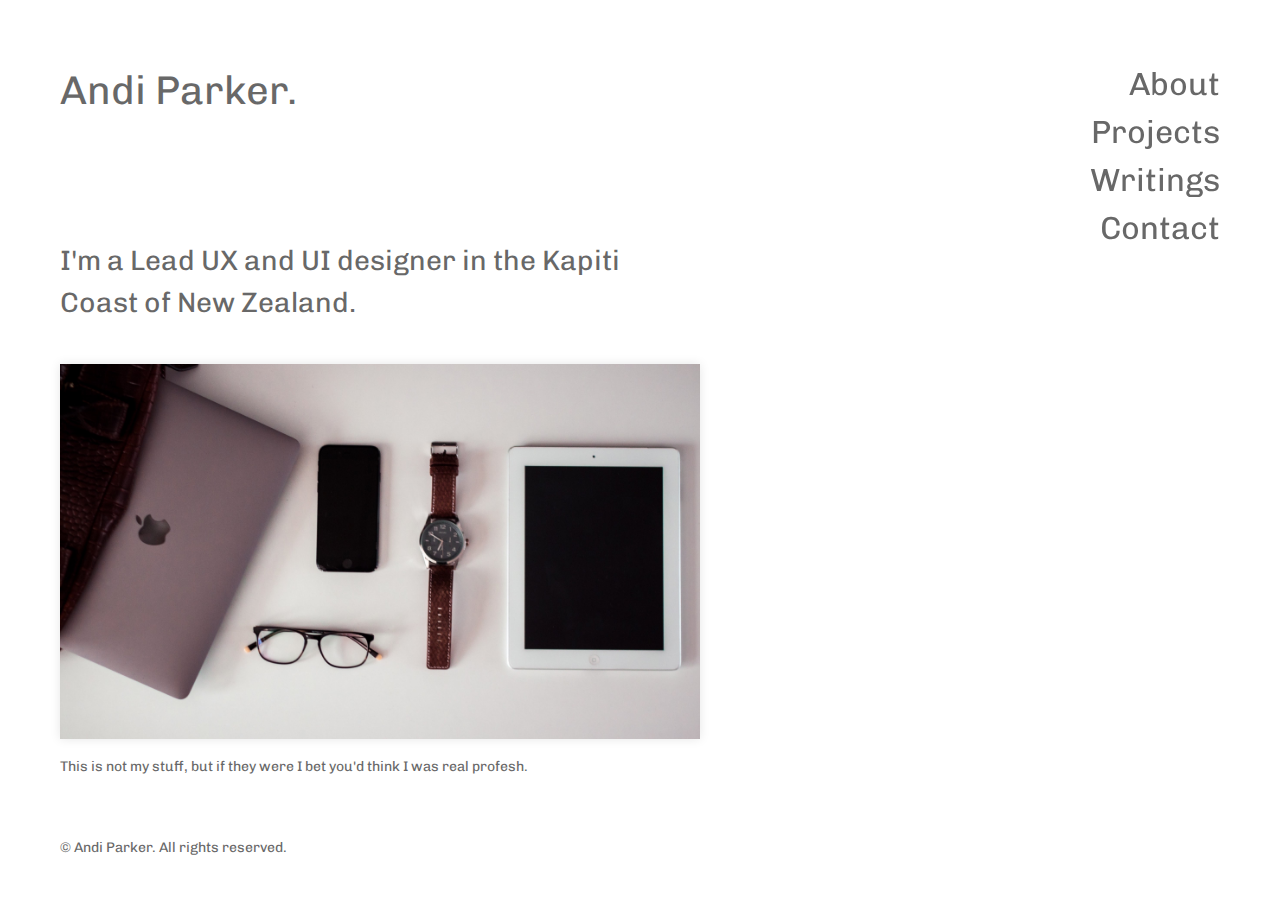
<file: index.html>
<!DOCTYPE HTML>
<!-- (c) Andi Parker. All rights reserved. -->

<html>

<head>
	<title>User Experience Designer (UX/UI) Kapiti Coast • Andi Parker</title>
	<meta charset="utf-8" />
	<meta name="viewport" content="width=device-width, initial-scale=1" />
	<link rel="stylesheet" href="styles.css" />
	<link href="https://fonts.googleapis.com/css?family=Chivo:400,400i,700,900&display=swap" rel="stylesheet">
</head>

<body>

	<section id="menu">

		<ul>
			<li><a href="about.html">About</a></li>
			<li><a href="projects.html">Projects</a></li>
			<li><a href="writings.html">Writings</a></li>
			<li><a href="contact.html">Contact</a></li>
		</ul>

	</section>

	<section id="container">

		<h1>Andi Parker.</h1>

		<h2>I'm a Lead UX and UI designer in the Kapiti Coast of New Zealand.</h2>

		<img src="images/home_hero.jpg">

		<p class="caption">This is not my stuff, but if they were I bet you'd think I was real profesh.</p>

		<ul class="copyright_menu">
			<hr>
			<li><a href="index.html">Home</a></li>
			<li><a href="about.html">About</a></li>
			<li><a href="projects.html">Projects</a></li>
			<li><a href="writings.html">Writings</a></li>
			<li><a href="contact.html">Contact</a></li>
		</ul>

		<p class="copyright">© Andi Parker. All rights reserved.</p>

	</section>

</body>

</html>
</file>
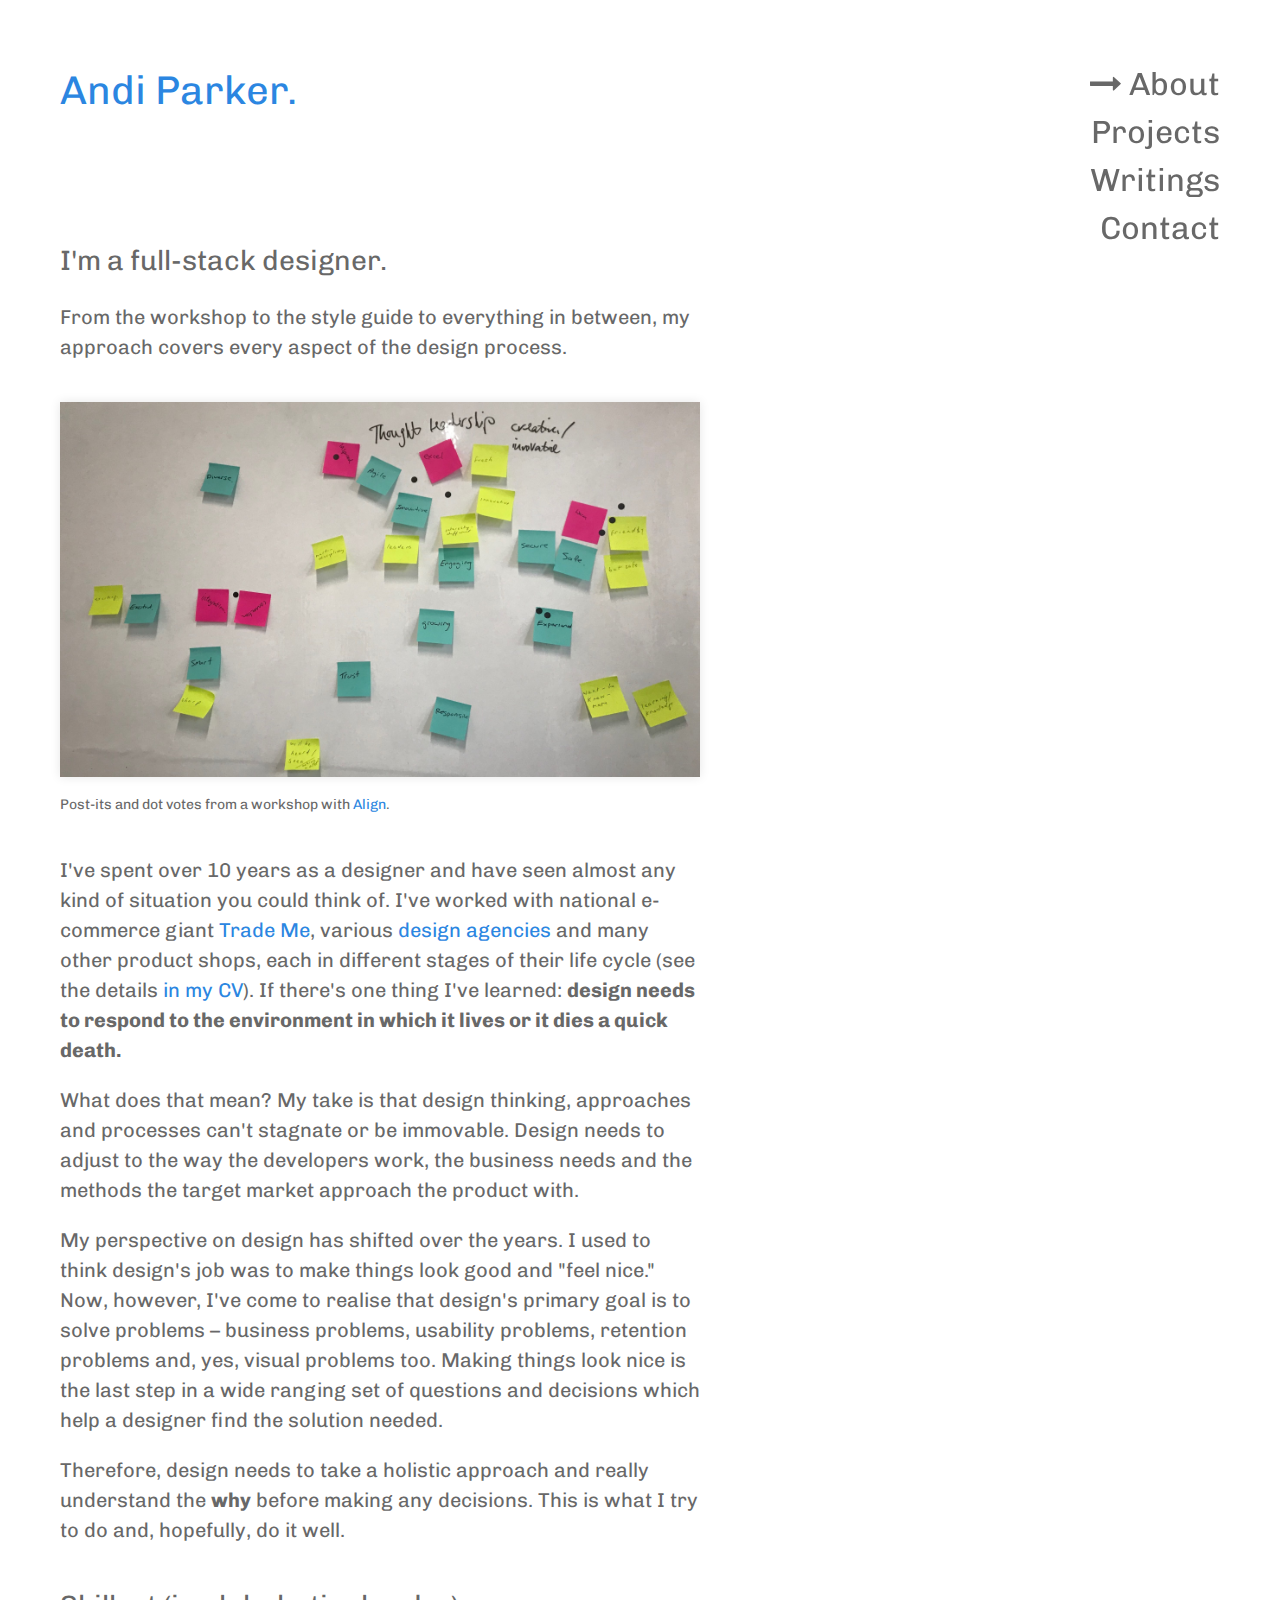
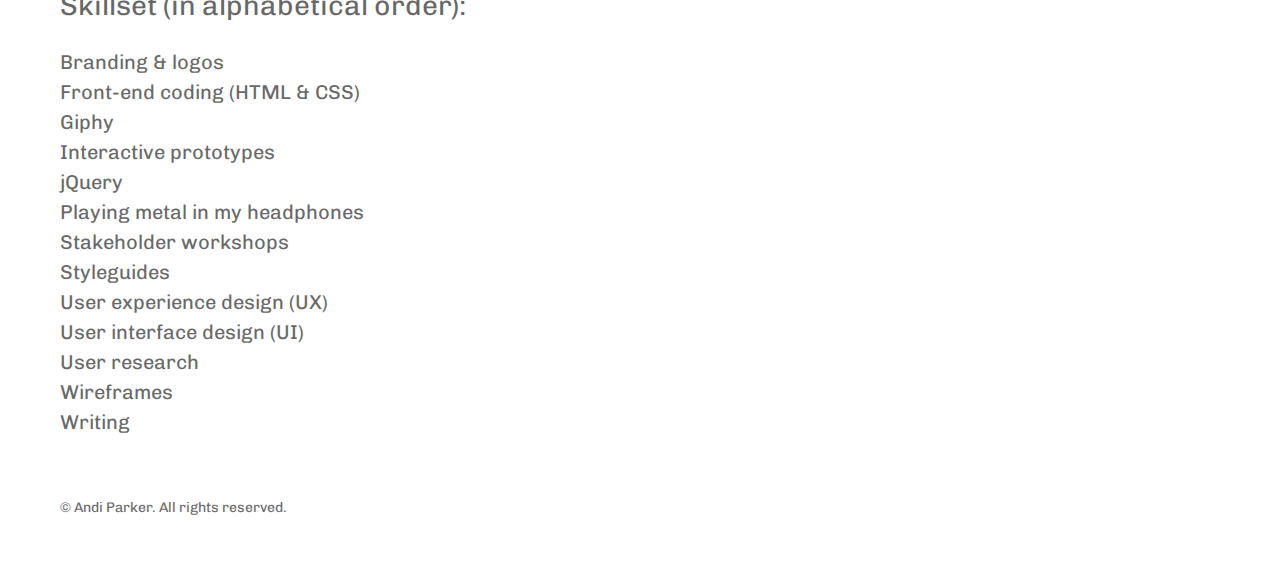
<file: about.html>
<!DOCTYPE HTML>
<!-- (c) Andi Parker. All rights reserved. -->

<html>

<head>
	<title>User Experience Designer (UX/UI) Kapiti Coast • Andi Parker</title>
	<meta charset="utf-8" />
	<meta name="viewport" content="width=device-width, initial-scale=1" />
	<link rel="stylesheet" href="styles.css" />
	<link href="https://fonts.googleapis.com/css?family=Chivo:400,400i,700,900&display=swap" rel="stylesheet">
	<link rel="stylesheet" href="https://cdnjs.cloudflare.com/ajax/libs/font-awesome/4.7.0/css/font-awesome.min.css">
</head>

<body>

	<section id="menu">

		<ul>
			<li><i class="fa fa-long-arrow-right"></i> About</li>
			<li><a href="projects.html">Projects</a></li>
			<li><a href="writings.html">Writings</a></li>
			<li><a href="contact.html">Contact</a></li>
		</ul>

	</section>

	<section id="container">

		<h1><a href="index.html">Andi Parker.</a></h1>

		<h2>I'm a full-stack designer.</h2>

		<p>From the workshop to the style guide to everything in between, my approach covers every aspect of the design process.</p>

		<img src="images/about_hero.jpg">

		<p class="caption">Post-its and dot votes from a workshop with <a href="align.html">Align</a>.</p>

		<p>I've spent over 10 years as a designer and have seen almost any kind of situation you could think of. I've worked with national e-commerce giant <a href="http://www.trademe.co.nz" target="_blank">Trade Me</a>, various <a href="http://www.catchdesign.co.nz" target="_blank">design agencies</a> and many other product shops, each in different stages of their life cycle (see the details <a href="images/andi_parker_cv_2019.pdf" target="_blank">in my CV</a>). If there's one thing I've learned: <strong>design needs to respond to the environment in which it lives or it dies a quick death.</strong></p>

		<p>What does that mean? My take is that design thinking, approaches and processes can't stagnate or be immovable. Design needs to adjust to the way the developers work, the business needs and the methods the target market approach the product with.</p>

		<p>My perspective on design has shifted over the years. I used to think design's job was to make things look good and "feel nice." Now, however, I've come to realise that design's primary goal is to solve problems – business problems, usability problems, retention problems and, yes, visual problems too. Making things look nice is the last step in a wide ranging set of questions and decisions which help a designer find the solution needed.</p>

		<p>Therefore, design needs to take a holistic approach and really understand the <strong>why</strong> before making any decisions. This is what I try to do and, hopefully, do it well.</p>

		<h2>Skillset (in alphabetical order):</h2>

		<ul>
			<li>Branding & logos</li>
			<li>Front-end coding (HTML & CSS)</li>
			<li>Giphy</li>
			<li>Interactive prototypes</li>
			<li>jQuery</li>
			<li>Playing metal in my headphones</li>
			<li>Stakeholder workshops</li>
			<li>Styleguides</li>
			<li>User experience design (UX)</li>
			<li>User interface design (UI)</li>
			<li>User research</li>
			<li>Wireframes</li>
			<li>Writing</li>
		</ul>

		<ul class="copyright_menu">
			<hr>
			<li><a href="index.html">Home</a></li>
			<li><a href="about.html">About</a></li>
			<li><a href="projects.html">Projects</a></li>
			<li><a href="writings.html">Writings</a></li>
			<li><a href="contact.html">Contact</a></li>
		</ul>

		<p class="copyright">© Andi Parker. All rights reserved.</p>

	</section>

</body>

</html>
</file>
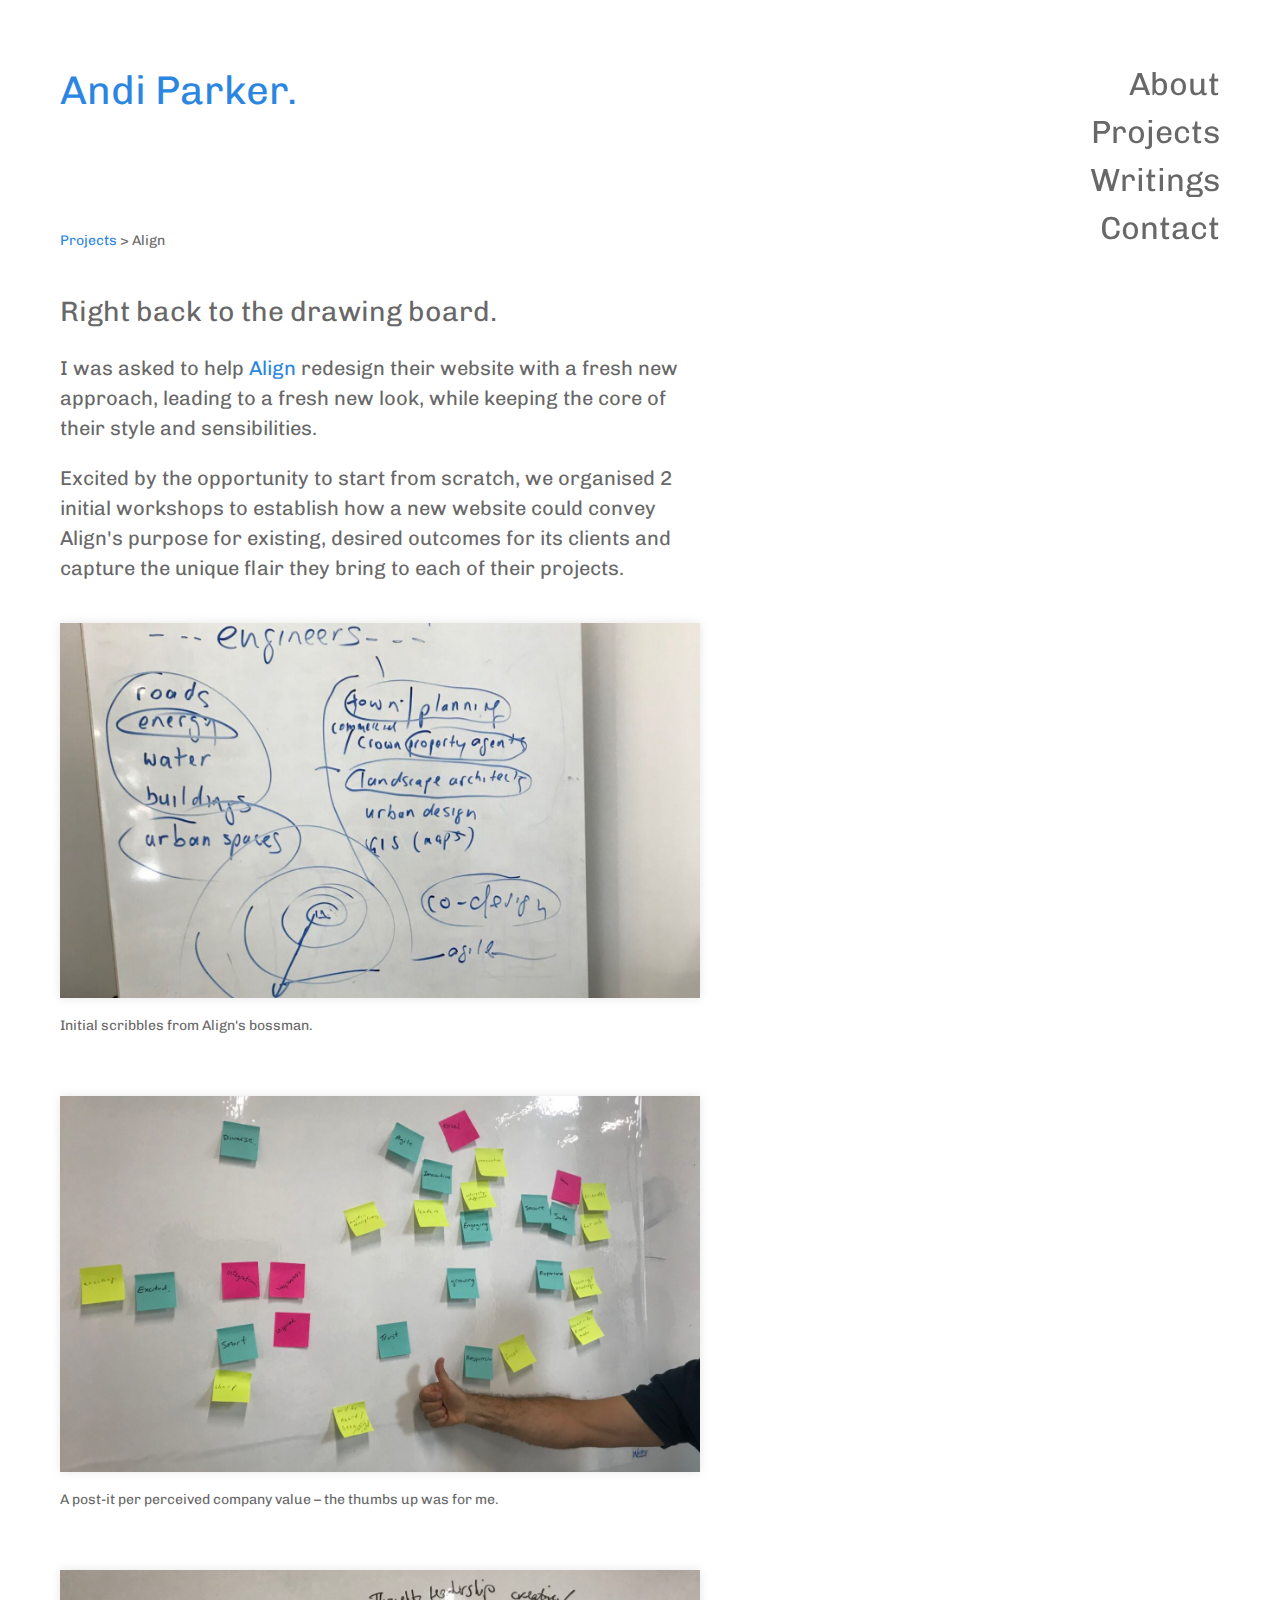
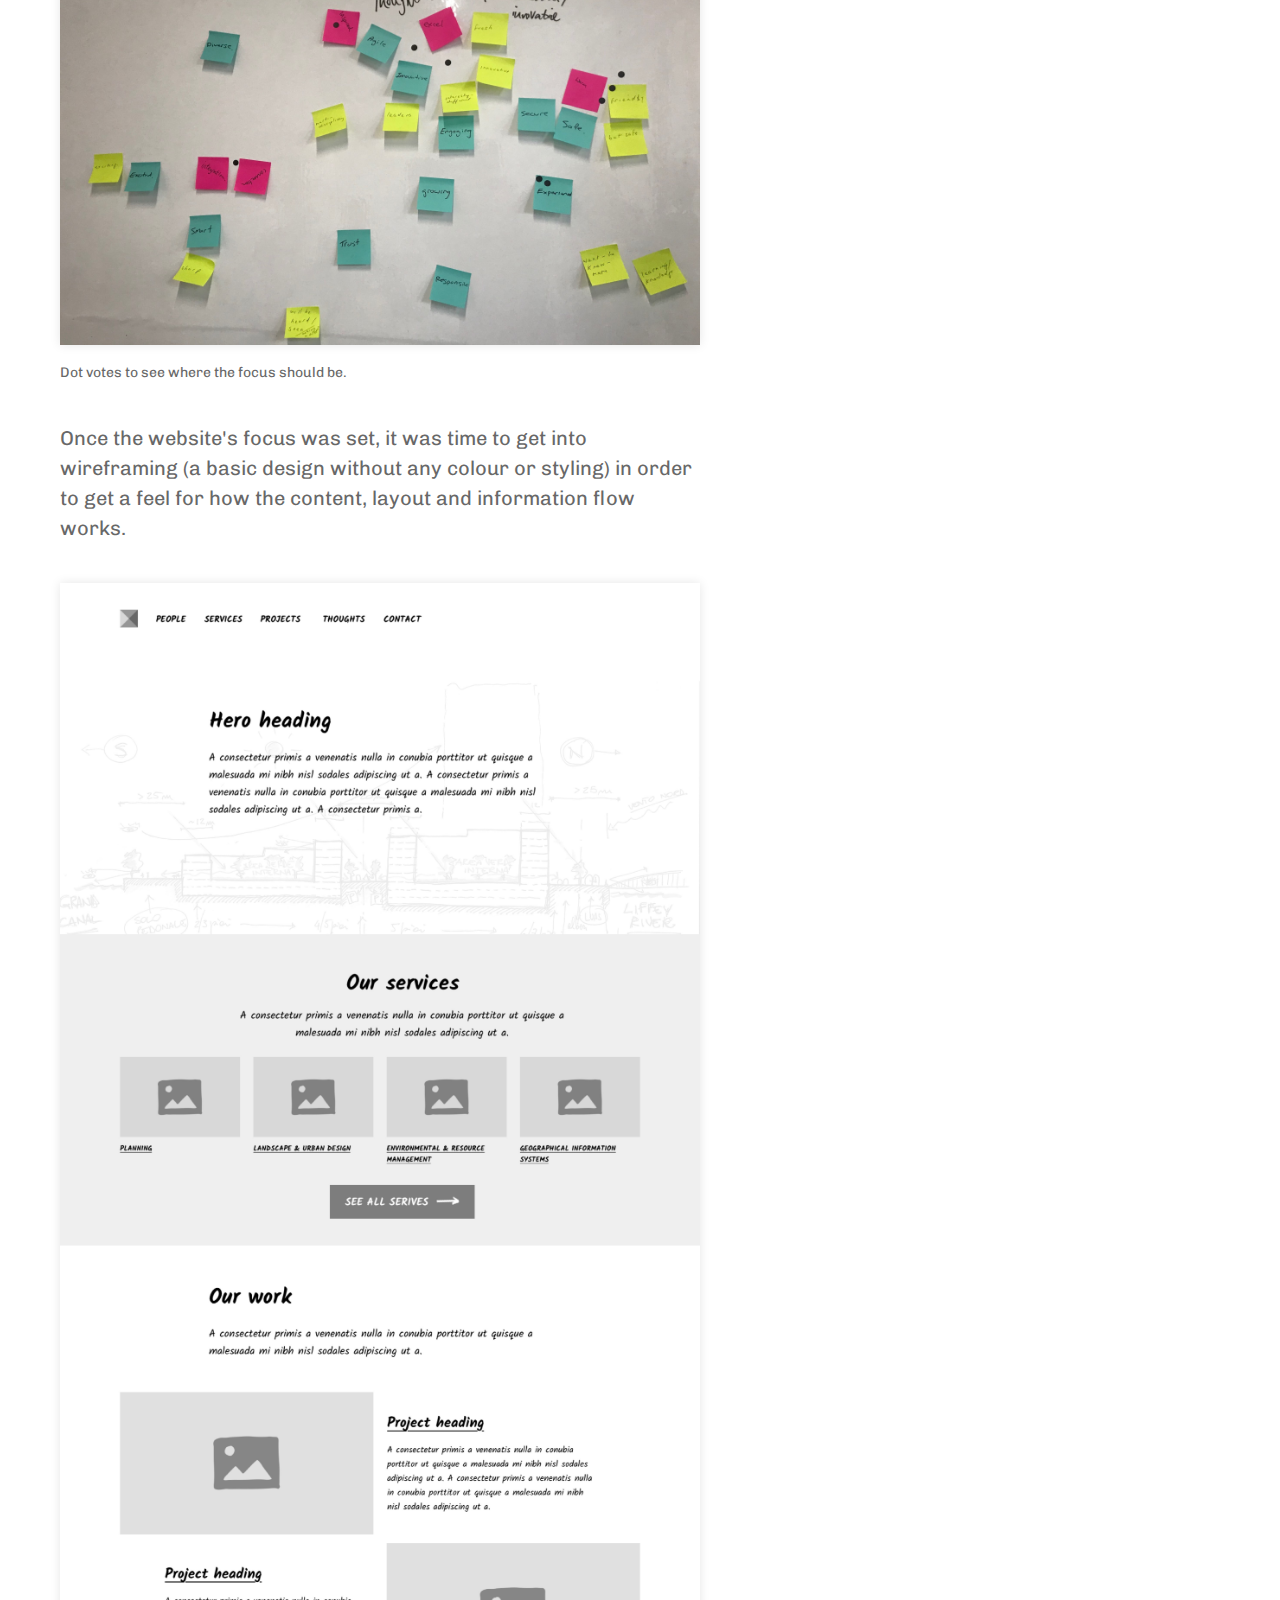
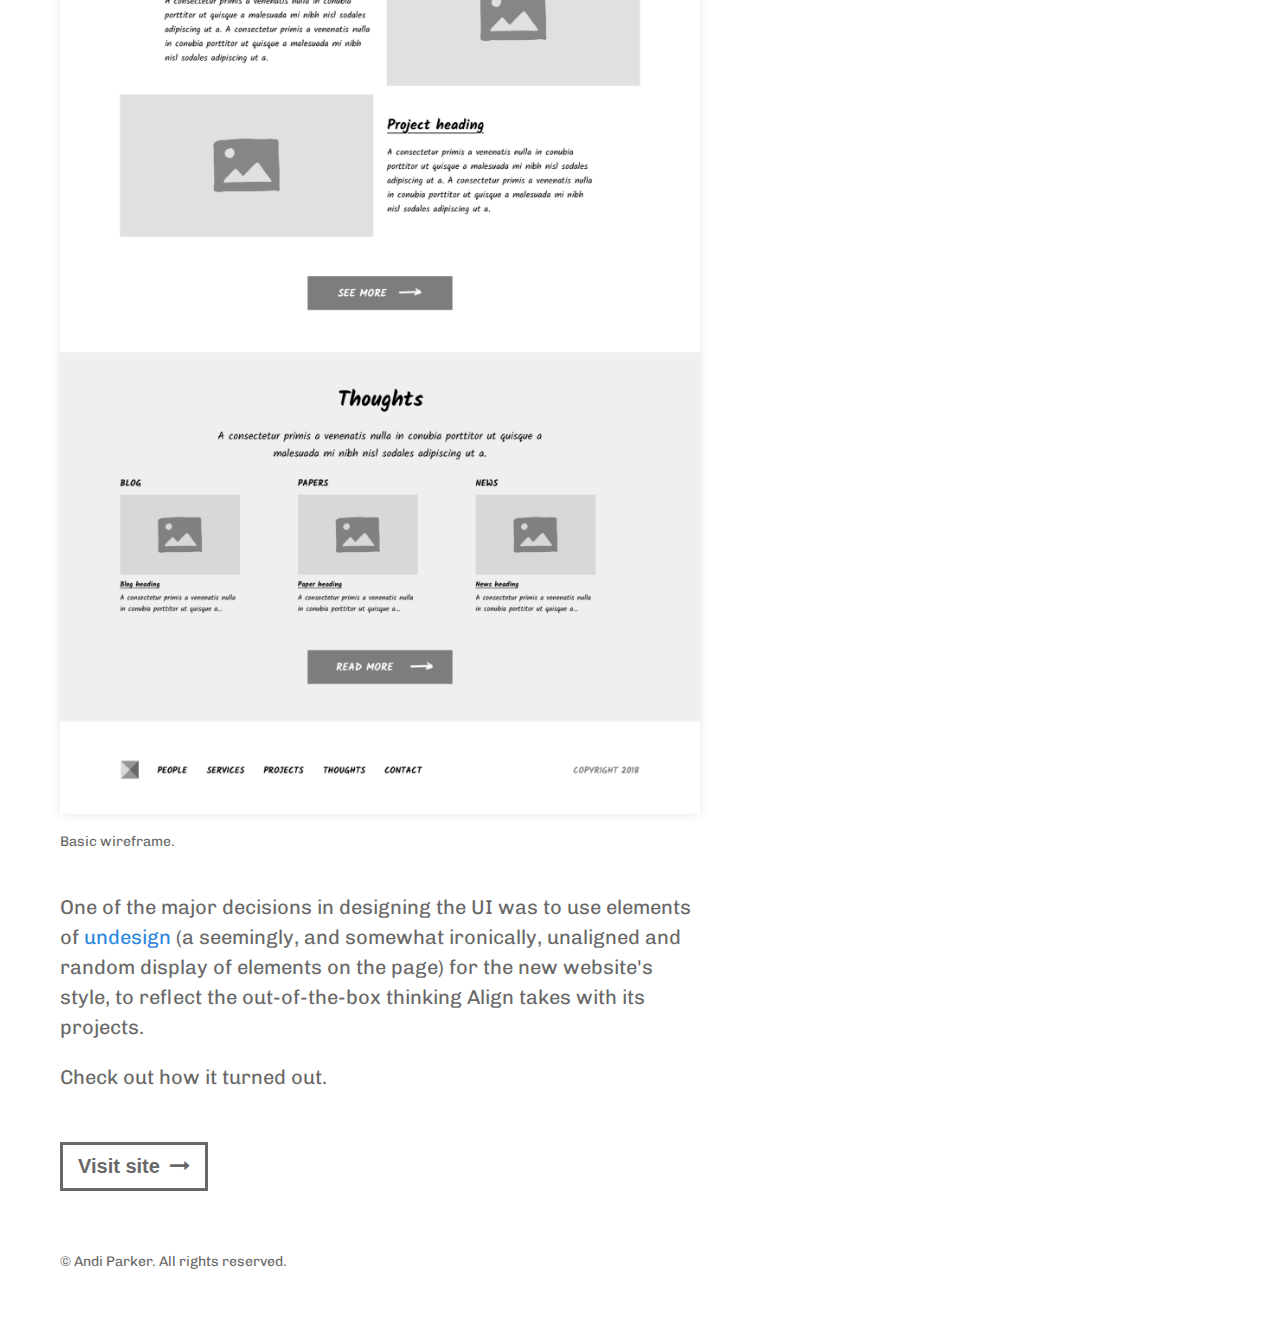
<file: align.html>
<!DOCTYPE HTML>
<!-- (c) Andi Parker. All rights reserved. -->

<html>

<head>
	<title>User Experience Designer (UX/UI) Kapiti Coast • Andi Parker</title>
	<meta charset="utf-8" />
	<meta name="viewport" content="width=device-width, initial-scale=1" />
	<link rel="stylesheet" href="styles.css" />
	<link href="https://fonts.googleapis.com/css?family=Chivo:400,400i,700,900&display=swap" rel="stylesheet">
	<link rel="stylesheet" href="https://cdnjs.cloudflare.com/ajax/libs/font-awesome/4.7.0/css/font-awesome.min.css">
</head>

<body>

	<section id="menu">

		<ul>
			<li><a href="about.html">About</a></li>
			<li><a href="projects.html">Projects</a></li>
			<li><a href="writings.html">Writings</a></li>
			<li><a href="contact.html">Contact</a></li>
		</ul>

	</section>

	<section id="container">

		<h1><a href="index.html">Andi Parker.</a></h1>

		<p class="caption"><a href="projects.html">Projects</a> > Align</p>

		<h2>Right back to the drawing board.</h2>

		<p>I was asked to help <a href="http://www.align.net.nz" target="_blank">Align</a> redesign their website with a fresh new approach, leading to a fresh new look, while keeping the core of their style and sensibilities.</p>

		<p>Excited by the opportunity to start from scratch, we organised 2 initial workshops to establish how a new website could convey Align's purpose for existing, desired outcomes for its clients and capture the unique flair they bring to each of their projects.</p>

		<img src="images/align_ws1.jpg">
		<p class="caption">Initial scribbles from Align's bossman.</p>

		<img src="images/align_ws2.jpg">
		<p class="caption">A post-it per perceived company value – the thumbs up was for me.</p>
		
		<img src="images/about_hero.jpg">
		<p class="caption">Dot votes to see where the focus should be.</p>

		<p>Once the website's focus was set, it was time to get into wireframing (a basic design without any colour or styling) in order to get a feel for how the content, layout and information flow works.</p>

		<img src="images/align_wf.jpg">
		<p class="caption">Basic wireframe.</p>

		<p>One of the major decisions in designing the UI was to use elements of <a href="https://rustygeorge.com/undesigned-design-so-bad-its-good/" target="_blank">undesign</a> (a seemingly, and somewhat ironically, <am>unaligned</em> and random display of elements on the page) for the new website's style, to reflect the out-of-the-box thinking Align takes with its projects.</p>

		<p>Check out how it turned out.</p>

		<button onclick="window.open('http://www.align.net.nz','_blank')">Visit site<i class="fa fa-long-arrow-right"></i></button>

		<ul class="copyright_menu">
			<hr>
			<li><a href="index.html">Home</a></li>
			<li><a href="about.html">About</a></li>
			<li><a href="projects.html">Projects</a></li>
			<li><a href="writings.html">Writings</a></li>
			<li><a href="contact.html">Contact</a></li>
		</ul>

		<p class="copyright">© Andi Parker. All rights reserved.</p>

	</section>

</body>

</html>
</file>
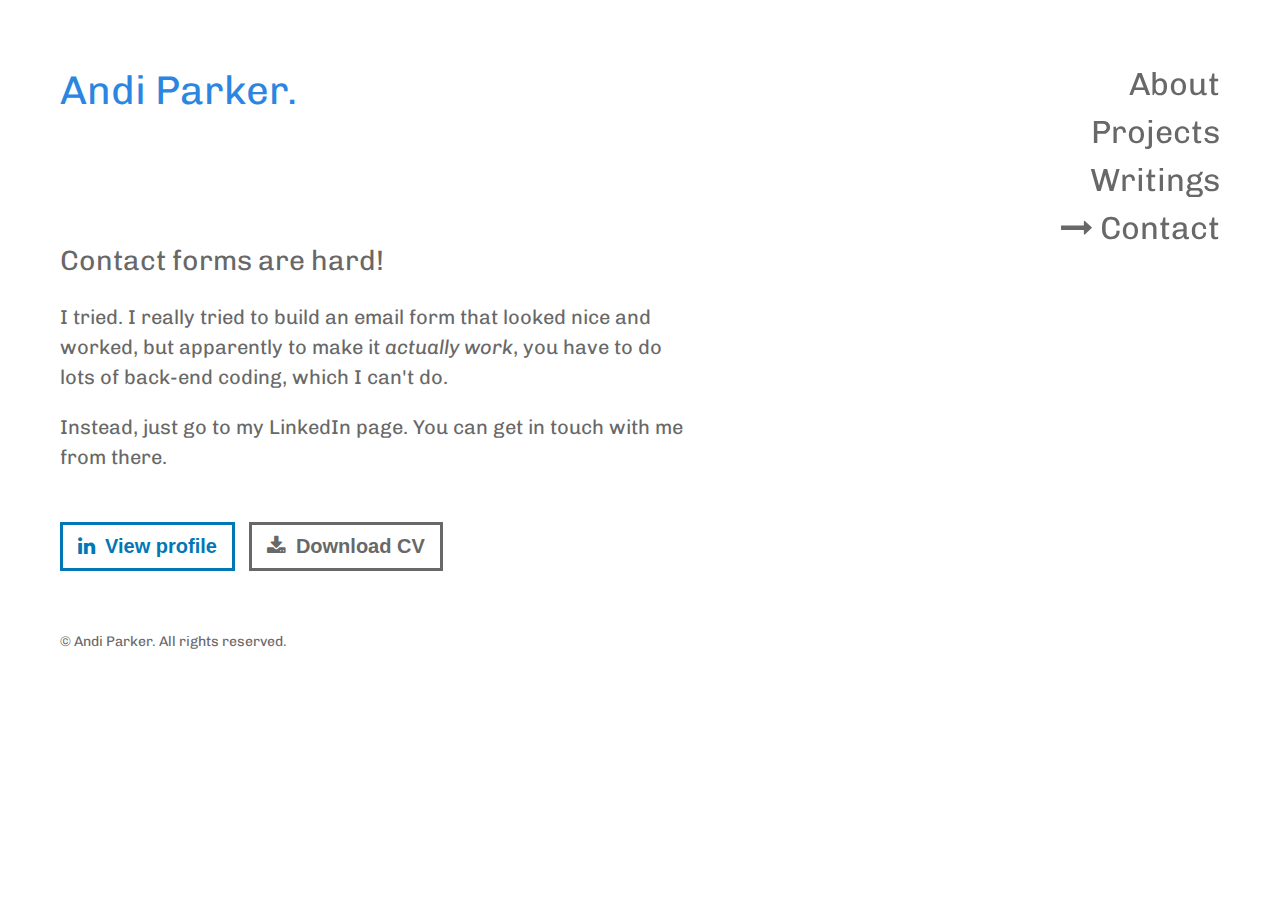
<file: contact.html>
<!DOCTYPE HTML>
<!-- (c) Andi Parker. All rights reserved. -->

<html>

<head>
	<title>User Experience Designer (UX/UI) Kapiti Coast • Andi Parker</title>
	<meta charset="utf-8" />
	<meta name="viewport" content="width=device-width, initial-scale=1" />
	<link rel="stylesheet" href="styles.css" />
	<link href="https://fonts.googleapis.com/css?family=Chivo:400,400i,700,900&display=swap" rel="stylesheet">
	<link rel="stylesheet" href="https://cdnjs.cloudflare.com/ajax/libs/font-awesome/4.7.0/css/font-awesome.min.css">
</head>

<body>

	<section id="menu">

		<ul>
			<li><a href="about.html">About</a></li>
			<li><a href="projects.html">Projects</a></li>
			<li><a href="writings.html">Writings</a></li>
			<li><i class="fa fa-long-arrow-right"></i> Contact</li>
		</ul>

	</section>

	<section id="container">

		<h1><a href="index.html">Andi Parker.</a></h1>

		<h2>Contact forms are hard!</h2>

		<p>I tried. I really tried to build an email form that looked nice and worked, but apparently to make it <em>actually work</em>, you have to do lots of back-end coding, which I can't do.</p>

		<p>Instead, just go to my LinkedIn page. You can get in touch with me from there.</p>

		<button onclick="window.window.open('https://www.linkedin.com/in/andikparker','_blank')" class="linkedin"><i class="fa fa-linkedin"></i>View profile</button>
		<button onclick="window.open('images/andi_parker_cv_2020.pdf','_blank')"><i class="fa fa-download"></i>Download CV</button>

		<ul class="copyright_menu">
			<hr>
			<li><a href="index.html">Home</a></li>
			<li><a href="about.html">About</a></li>
			<li><a href="projects.html">Projects</a></li>
			<li><a href="writings.html">Writings</a></li>
			<li><a href="contact.html">Contact</a></li>
		</ul>

		<p class="copyright">© Andi Parker. All rights reserved.</p>

	</section>

</body>

</html>
</file>
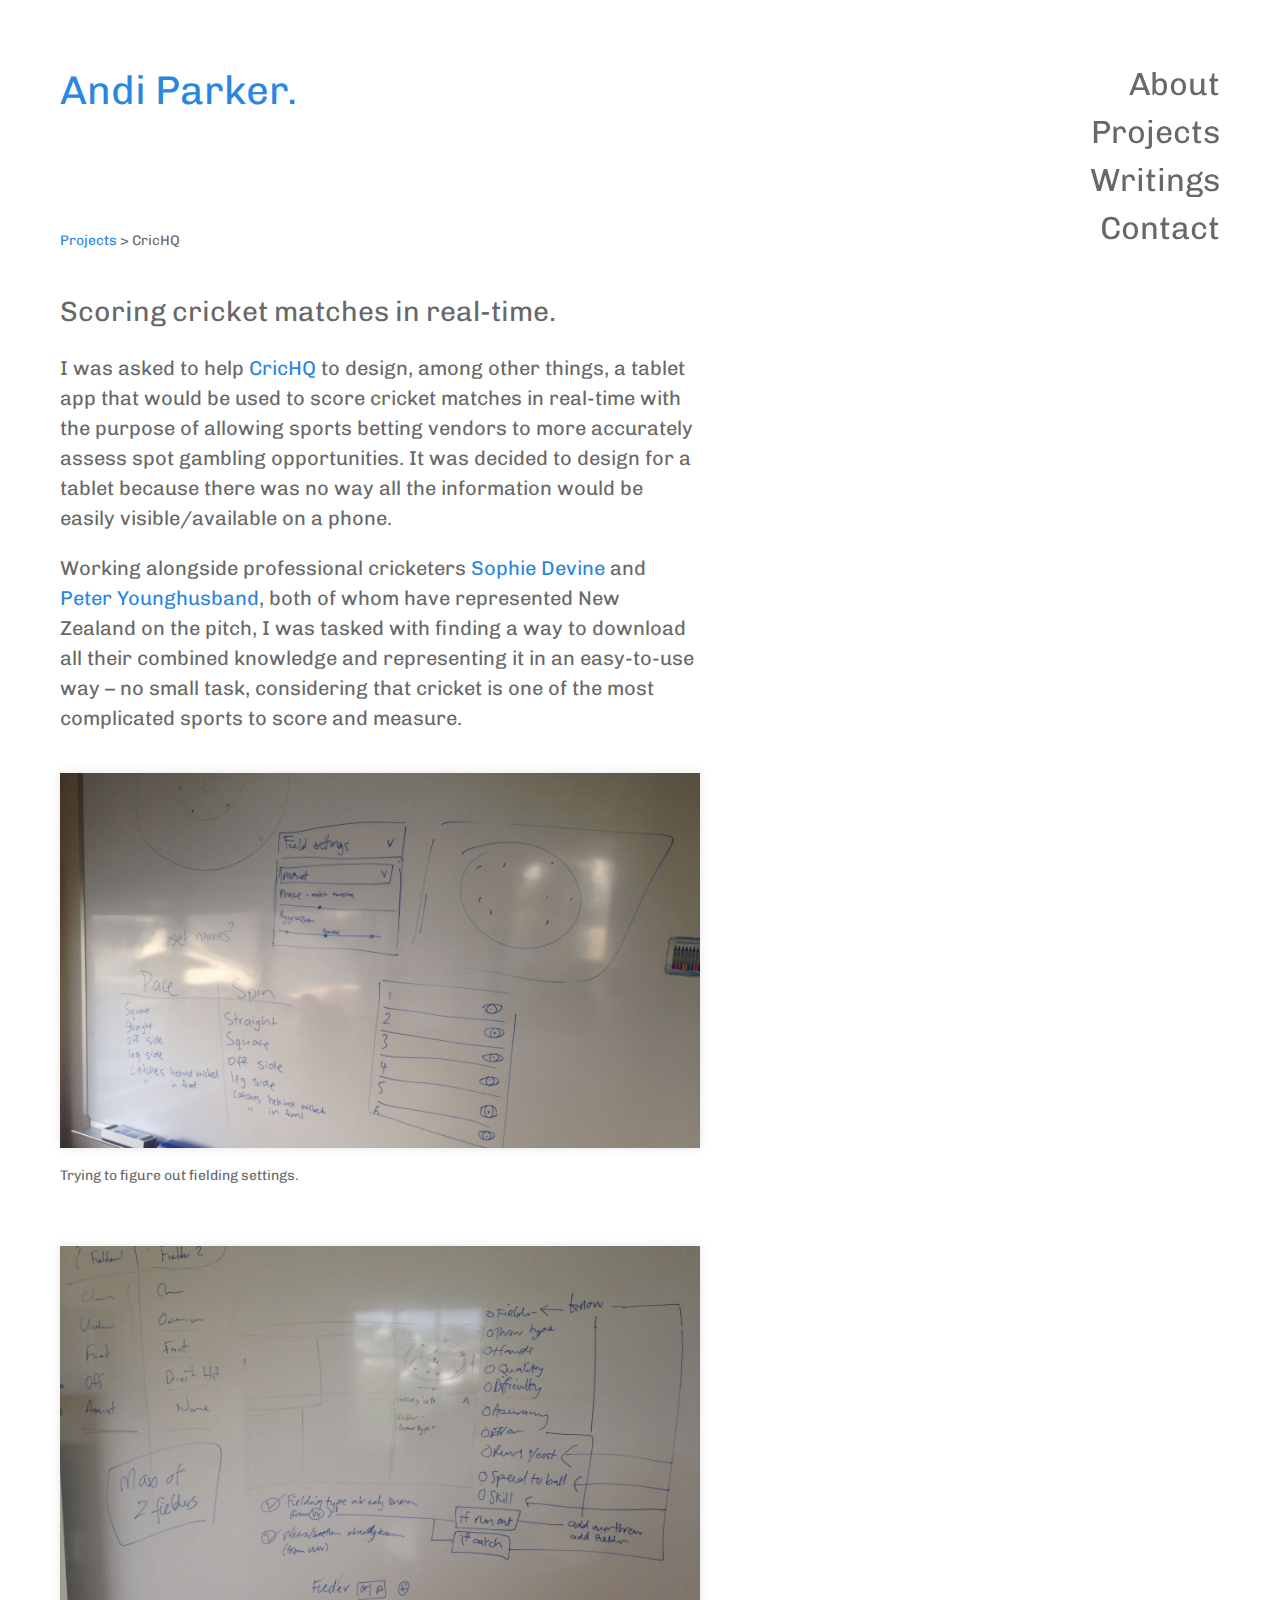
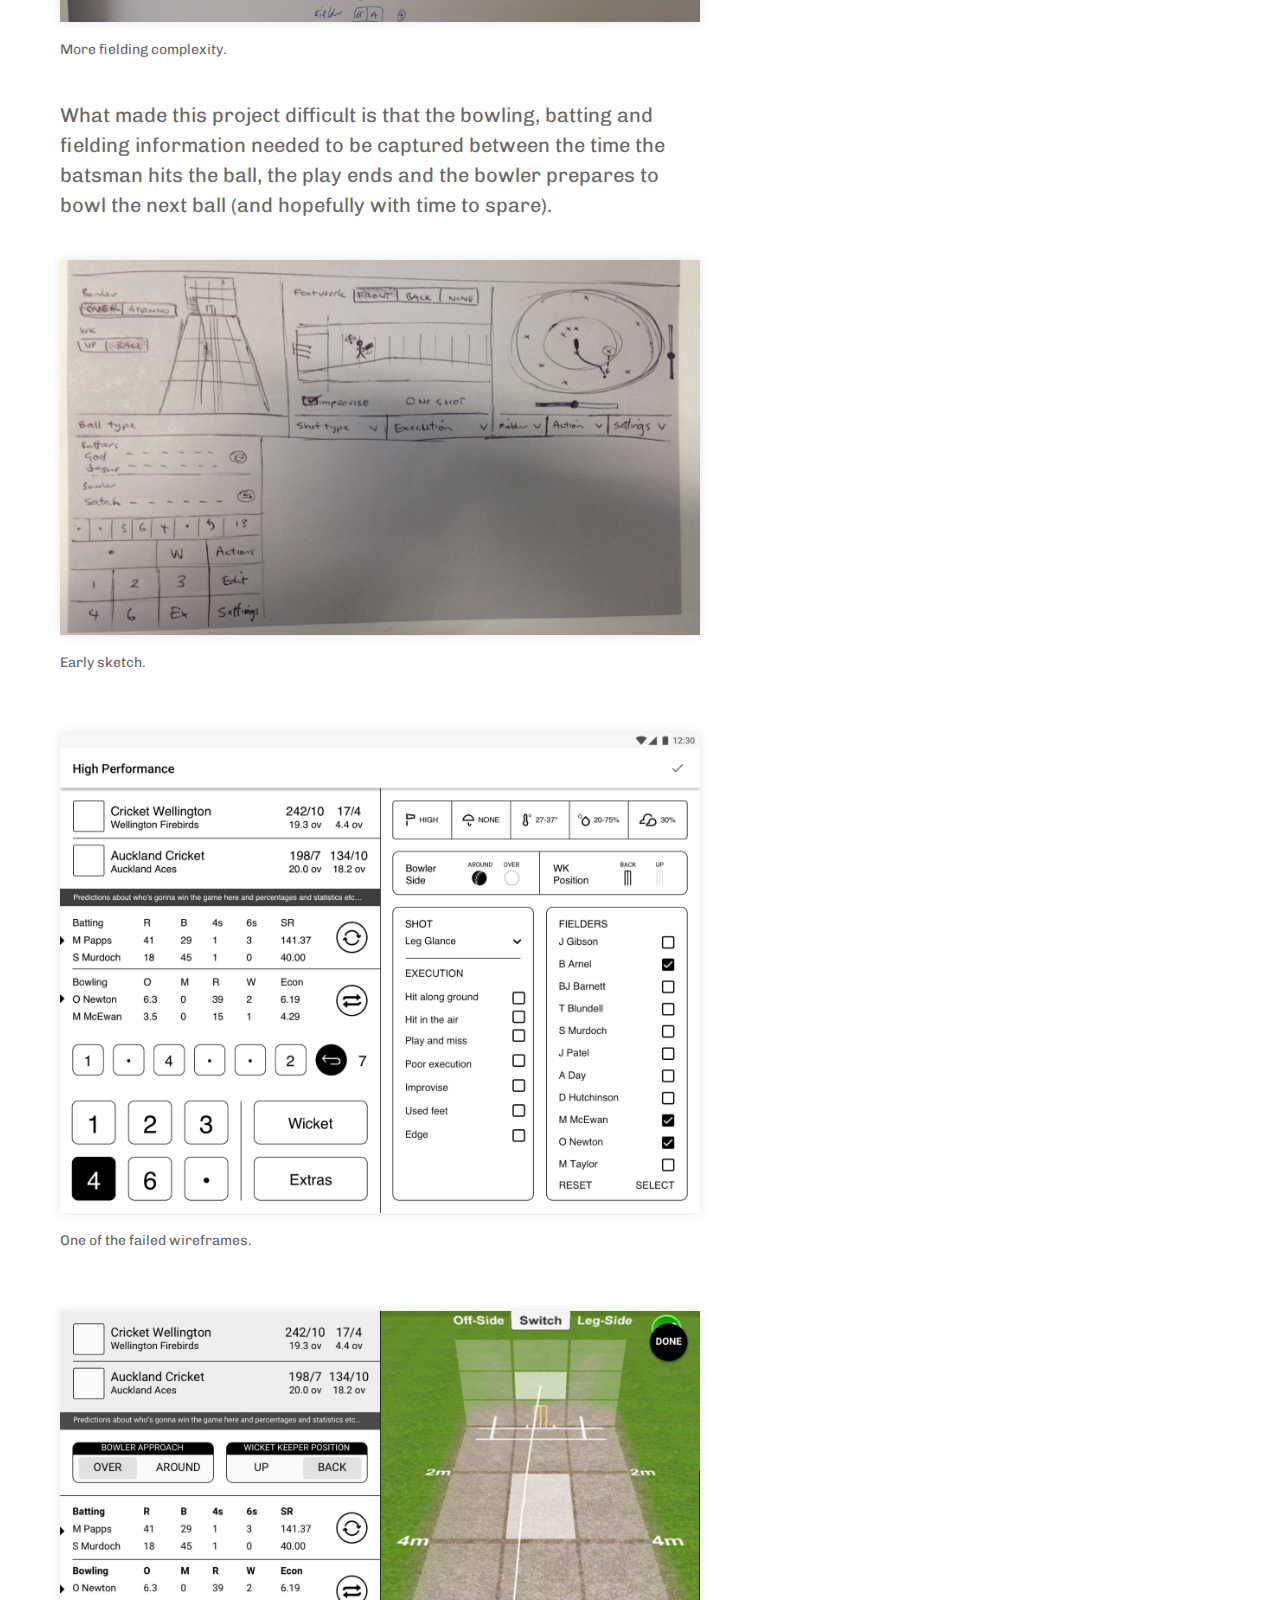
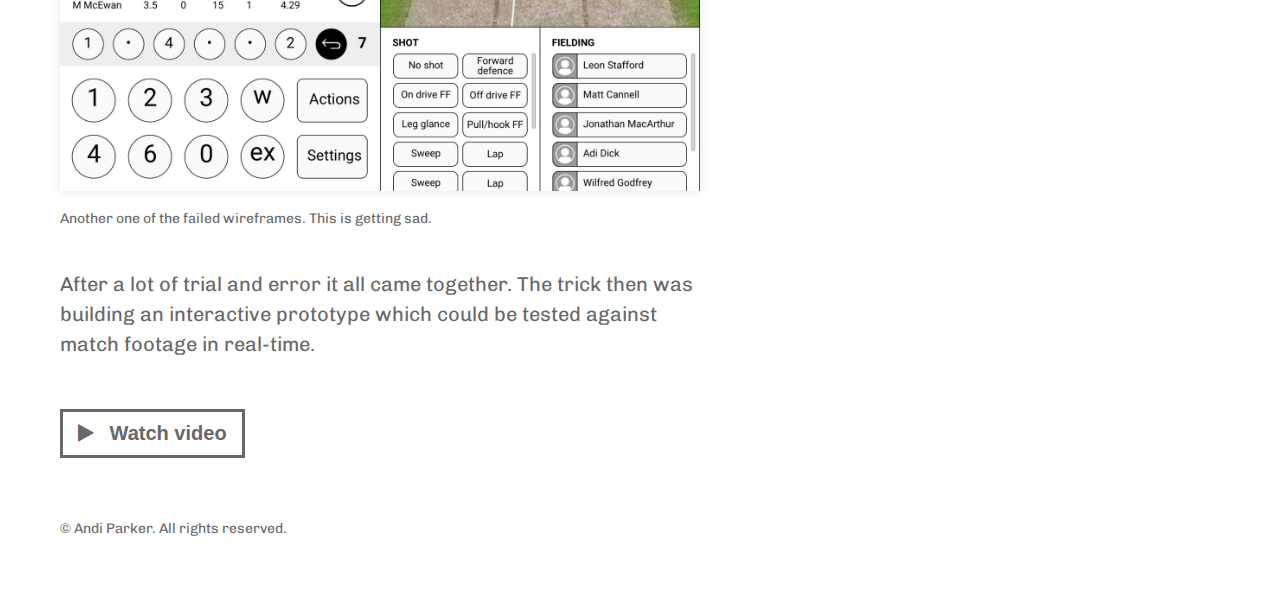
<file: crichq.html>
<!DOCTYPE HTML>
<!-- (c) Andi Parker. All rights reserved. -->

<html>

<head>
	<title>User Experience Designer (UX/UI) Kapiti Coast • Andi Parker</title>
	<meta charset="utf-8" />
	<meta name="viewport" content="width=device-width, initial-scale=1" />
	<link rel="stylesheet" href="styles.css" />
	<link href="https://fonts.googleapis.com/css?family=Chivo:400,400i,700,900&display=swap" rel="stylesheet">
	<link rel="stylesheet" href="https://cdnjs.cloudflare.com/ajax/libs/font-awesome/4.7.0/css/font-awesome.min.css">
</head>

<body>

	<section id="menu">

		<ul>
			<li><a href="about.html">About</a></li>
			<li><a href="projects.html">Projects</a></li>
			<li><a href="writings.html">Writings</a></li>
			<li><a href="contact.html">Contact</a></li>
		</ul>

	</section>

	<section id="container">

		<h1><a href="index.html">Andi Parker.</a></h1>

		<p class="caption"><a href="projects.html">Projects</a> > CricHQ</p>

		<h2>Scoring cricket matches in real-time.</h2>

		<p>I was asked to help <a href="http://www.crichq.com" target="_blank">CricHQ</a> to design, among other things, a tablet app that would be used to score cricket matches in real-time with the purpose of allowing sports betting vendors to more accurately assess spot gambling opportunities. It was decided to design for a tablet because there was no way all the information would be easily visible/available on a phone.</p>

		<p>Working alongside professional cricketers <a href="http://www.espncricinfo.com/newzealand/content/player/231740.html" target="_blank">Sophie Devine</a> and <a href="http://www.espncricinfo.com/newzealand/content/player/707183.html" target="_blank">Peter Younghusband</a>, both of whom have represented New Zealand on the pitch, I was tasked with finding a way to download all their combined knowledge and representing it in an easy-to-use way – no small task, considering that cricket is one of the most complicated sports to score and measure.</p>

		<img src="images/crichq_ws1.jpg">
		<p class="caption">Trying to figure out fielding settings.</p>

		<img src="images/crichq_ws2.jpg">
		<p class="caption">More fielding complexity.</p>

		<p>What made this project difficult is that the bowling, batting and fielding information needed to be captured between the time the batsman hits the ball, the play ends and the bowler prepares to bowl the next ball (and hopefully with time to spare).</p>

		<img src="images/crichq_wf1.jpg">
		<p class="caption">Early sketch.</p>

		<img src="images/crichq_wf2.jpg">
		<p class="caption">One of the failed wireframes.</p>

		<img src="images/crichq_wf3.jpg">
		<p class="caption">Another one of the failed wireframes. This is getting sad.</p>

		<p>After a lot of trial and error it all came together. The trick then was building an interactive prototype which could be tested against match footage in real-time.</p>

		<button onclick="window.open('https://www.youtube.com/embed/y2Cu8GGr65I','_blank')"><i class="fa fa-play"></i> Watch video</button>

		<ul class="copyright_menu">
			<hr>
			<li><a href="index.html">Home</a></li>
			<li><a href="about.html">About</a></li>
			<li><a href="projects.html">Projects</a></li>
			<li><a href="writings.html">Writings</a></li>
			<li><a href="contact.html">Contact</a></li>
		</ul>

		<p class="copyright">© Andi Parker. All rights reserved.</p>

	</section>

</body>

</html>
</file>
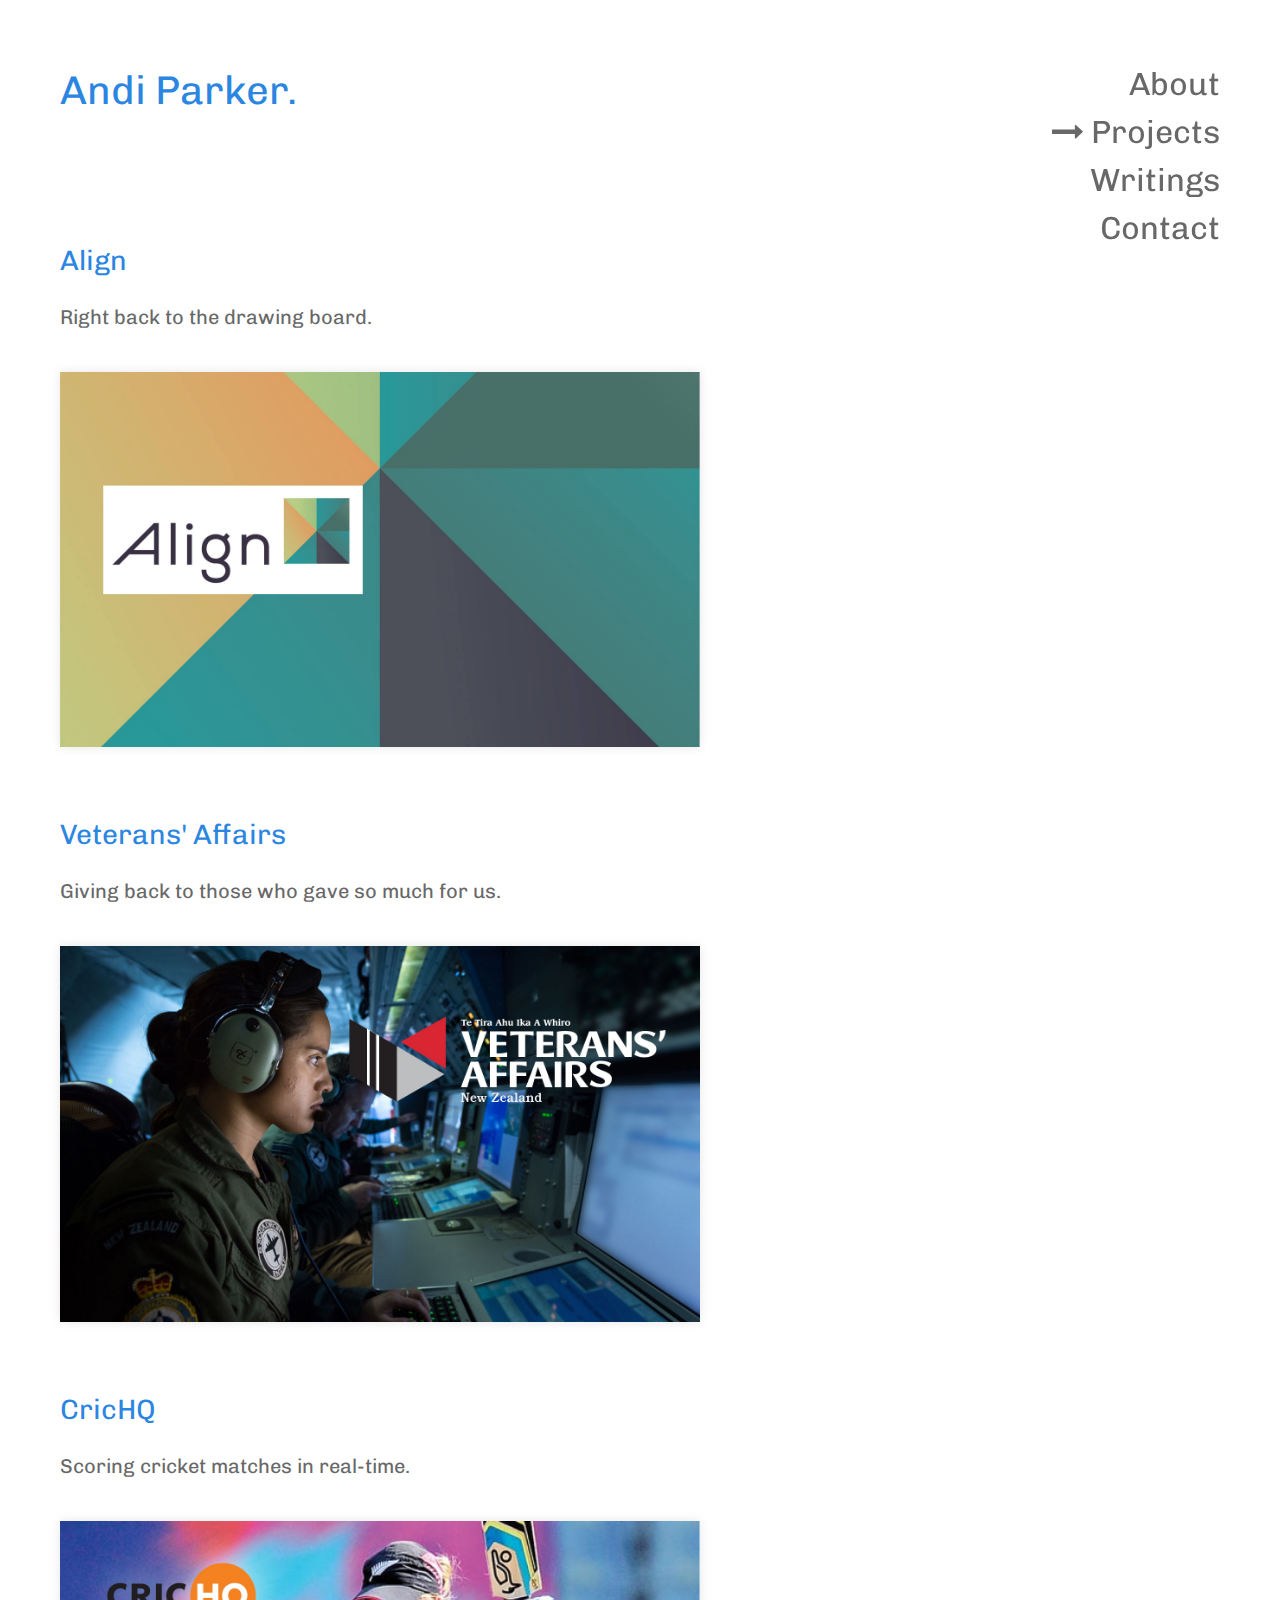
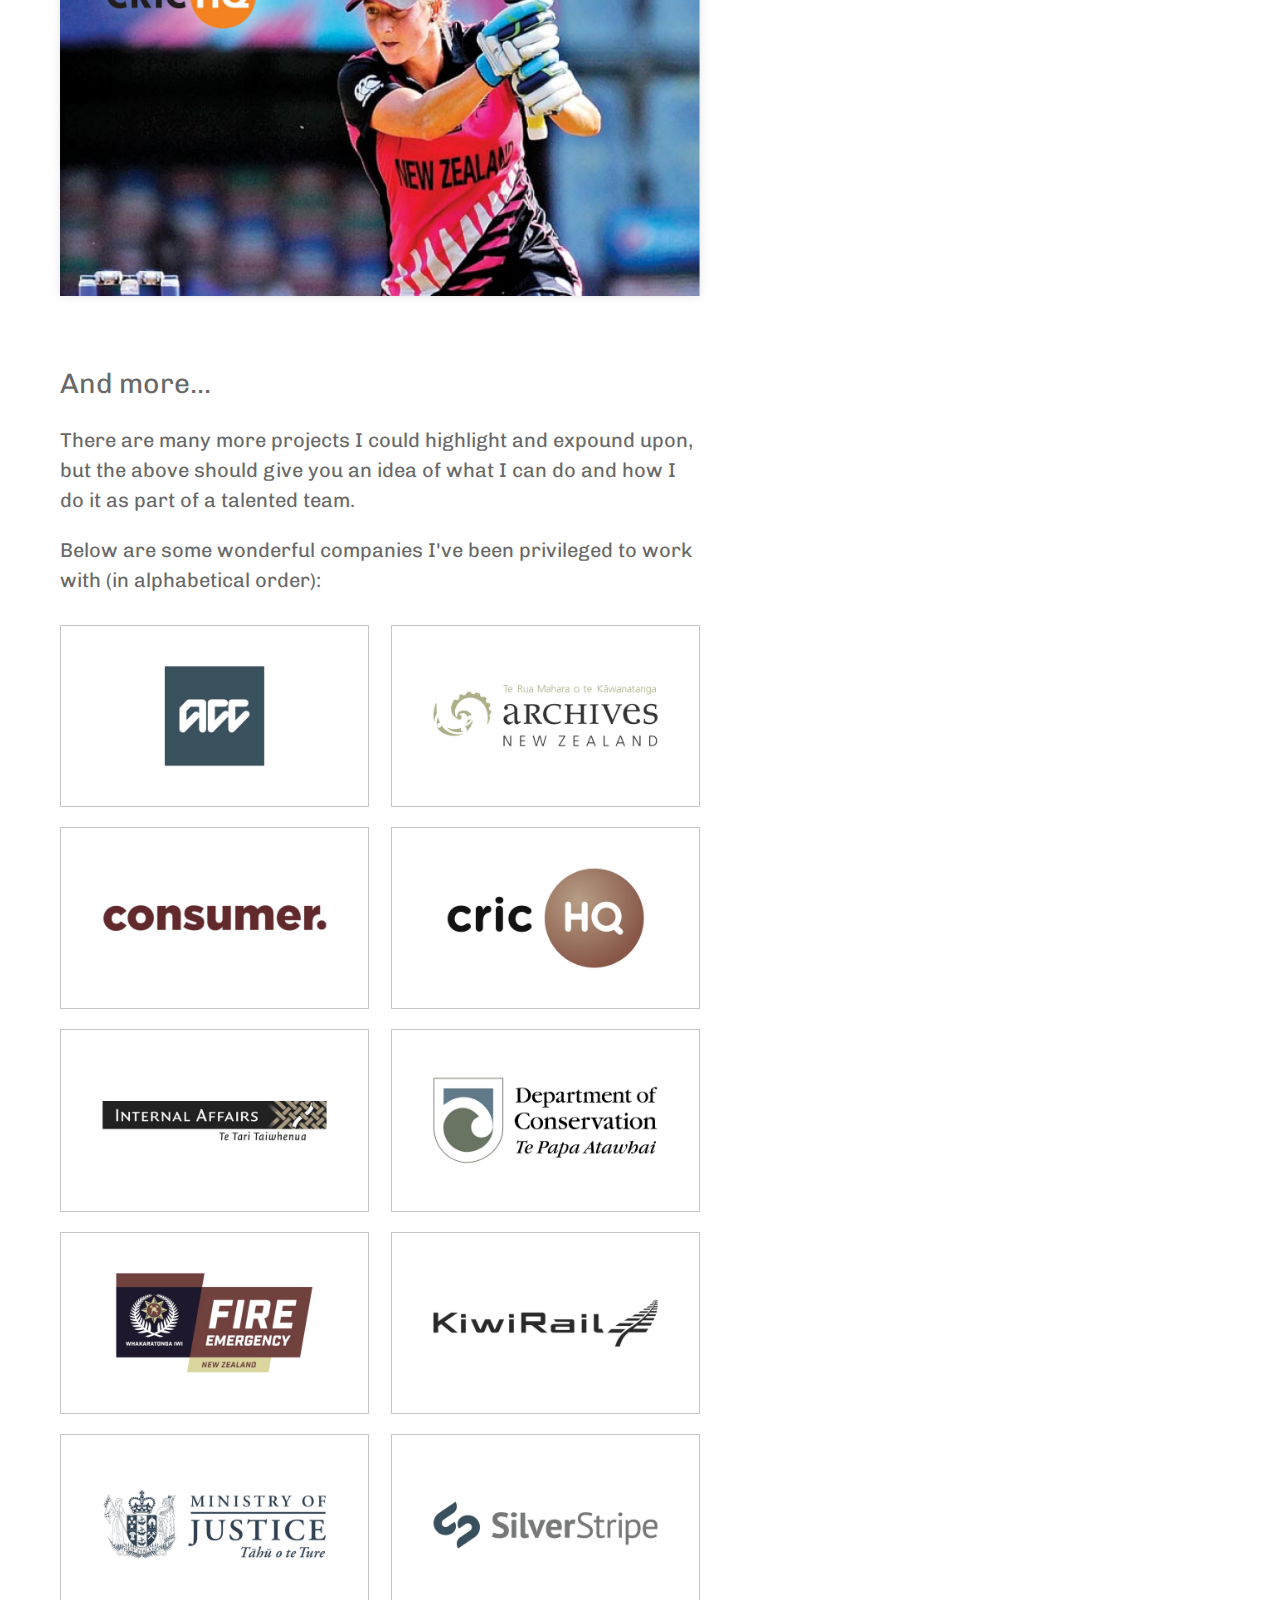
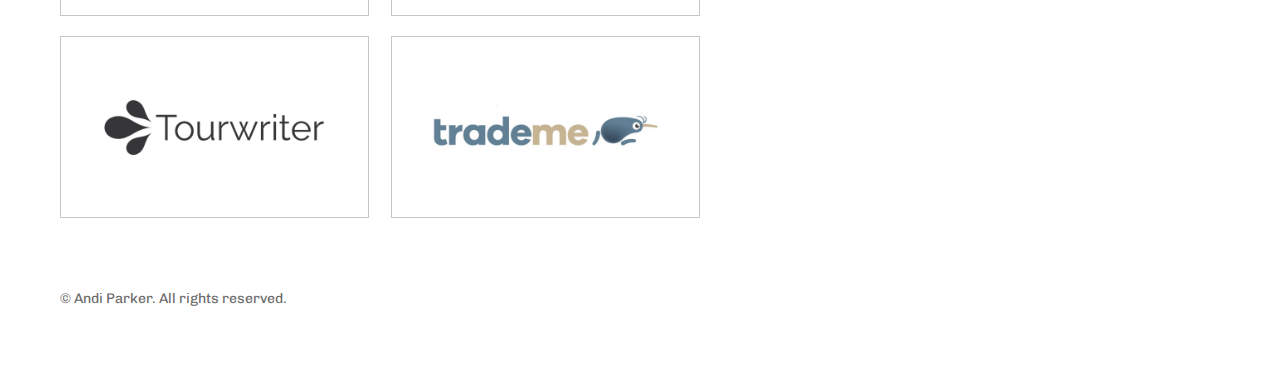
<file: projects.html>
<!DOCTYPE HTML>
<!-- (c) Andi Parker. All rights reserved. -->

<html>

<head>
	<title>User Experience Designer (UX/UI) Kapiti Coast • Andi Parker</title>
	<meta charset="utf-8" />
	<meta name="viewport" content="width=device-width, initial-scale=1" />
	<link rel="stylesheet" href="styles.css" />
	<link href="https://fonts.googleapis.com/css?family=Chivo:400,400i,700,900&display=swap" rel="stylesheet">
	<link rel="stylesheet" href="https://cdnjs.cloudflare.com/ajax/libs/font-awesome/4.7.0/css/font-awesome.min.css">
</head>

<body>

	<section id="menu">

		<ul>
			<li><a href="about.html">About</a></li>
			<li><i class="fa fa-long-arrow-right"></i> Projects</li>
			<li><a href="writings.html">Writings</a></li>
			<li><a href="contact.html">Contact</a></li>
		</ul>

	</section>

	<section id="container">

		<h1><a href="index.html">Andi Parker.</a></h1>

		<h2><a href="align.html">Align</a></h2>

		<p>Right back to the drawing board.</p>

		<img src="images/align.jpg">

		<h2><a href="veterans.html">Veterans' Affairs</a></h2>

		<p>Giving back to those who gave so much for us.</p>

		<img style="overlay" src="images/veterans.jpg">

		<h2><a href="crichq.html">CricHQ</a></h2>

		<p>Scoring cricket matches in real-time.</p>

		<img style="overlay" src="images/crichq.jpg">

		<h2>And more...</h2>

		<p>There are many more projects I could highlight and expound upon, but the above should give you an idea of what I can do and how I do it as part of a talented team.</p>

		<p>Below are some wonderful companies I've been privileged to work with (in alphabetical order):</p>

		<img class="mini_left" src="images/acc.jpg">
		<img class="mini_right" src="images/archives.jpg">

		<div class="clear"></div>

		<img class="mini_left" src="images/consumer.jpg">
		<img class="mini_right" src="images/chq.jpg">

		<div class="clear"></div>

		<img class="mini_left" src="images/dia.jpg">
		<img class="mini_right" src="images/doc.jpg">

		<div class="clear"></div>

		<img class="mini_left" src="images/fenz.jpg">
		<img class="mini_right" src="images/kiwirail.jpg">

		<div class="clear"></div>

		<img class="mini_left" src="images/moj.jpg">
		<img class="mini_right" src="images/silverstripe.jpg">

		<div class="clear"></div>

		<img class="mini_left" src="images/tourwriter.jpg">
		<img class="mini_right" src="images/trademe.jpg">

		<div class="clear"></div>

		<ul class="copyright_menu">
			<hr>
			<li><a href="index.html">Home</a></li>
			<li><a href="about.html">About</a></li>
			<li><a href="projects.html">Projects</a></li>
			<li><a href="writings.html">Writings</a></li>
			<li><a href="contact.html">Contact</a></li>
		</ul>

		<p class="copyright">© Andi Parker. All rights reserved.</p>

	</section>

</body>

</html>
</file>
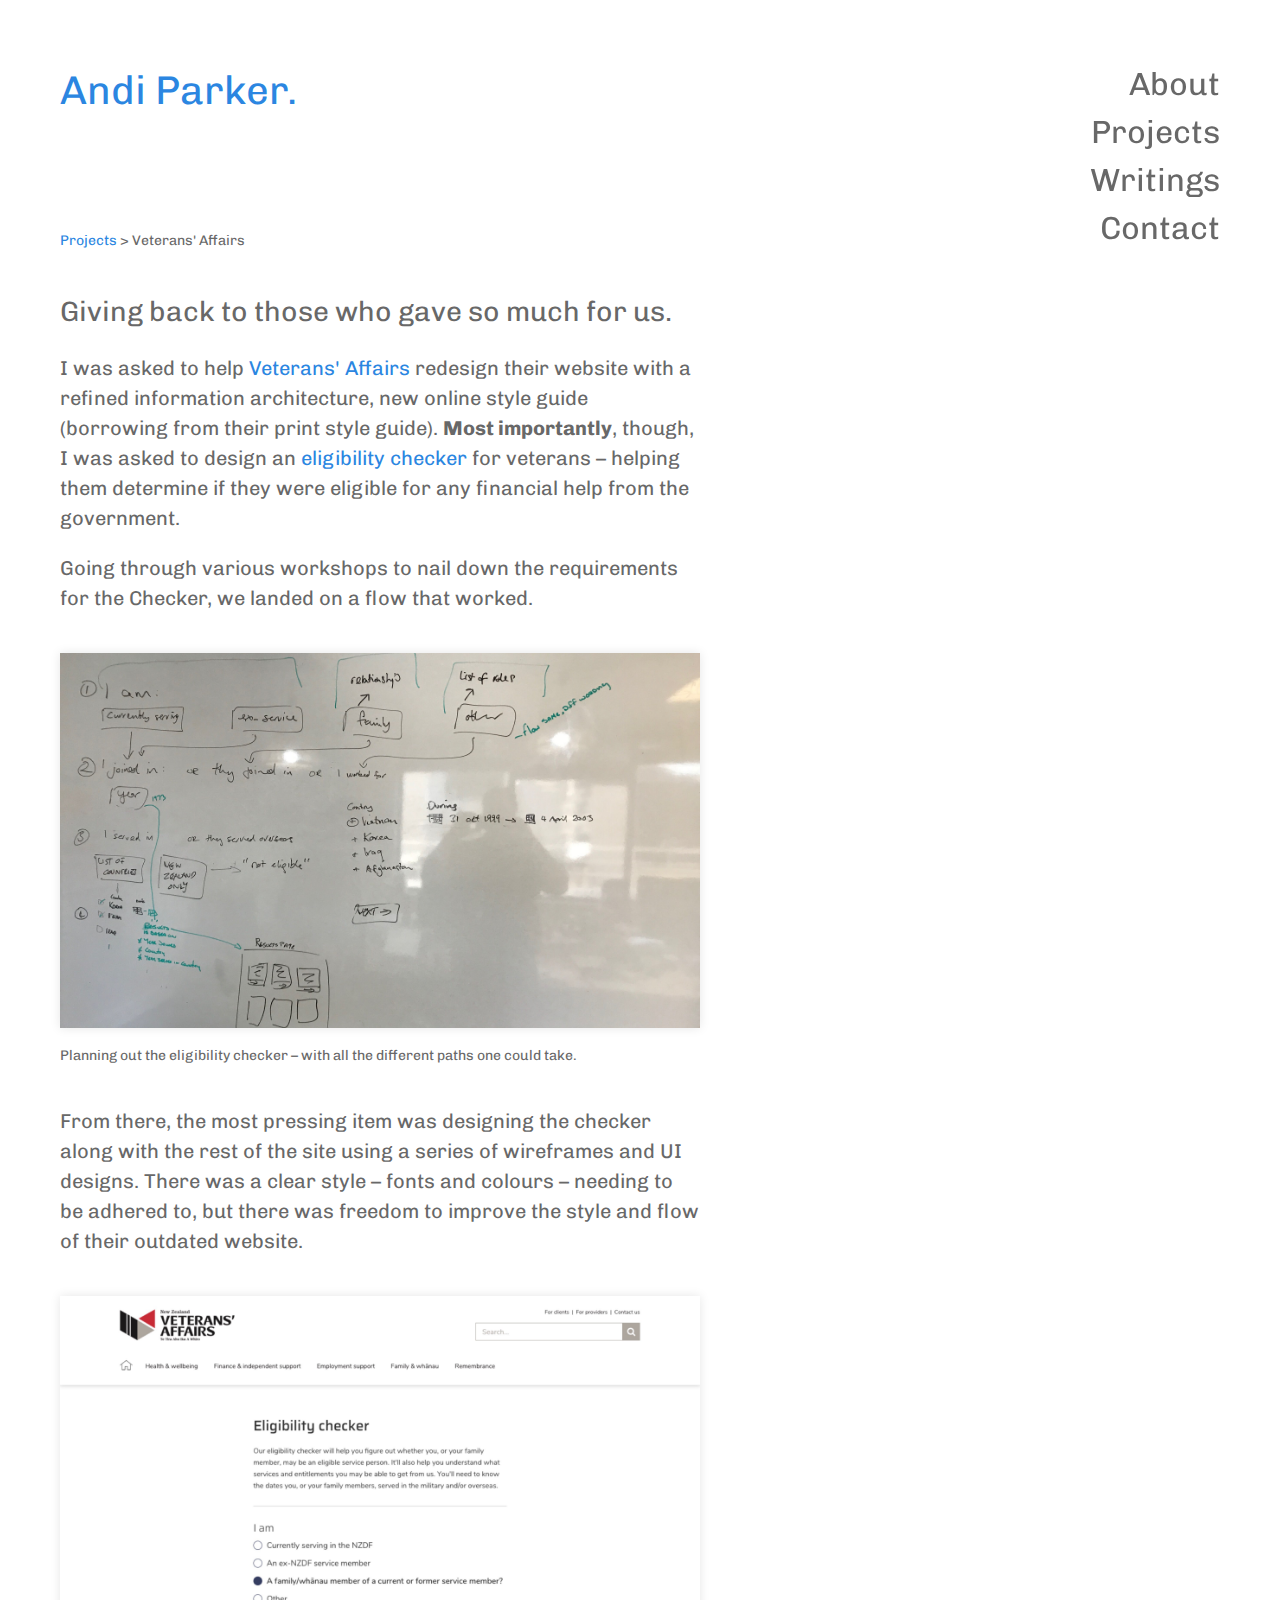
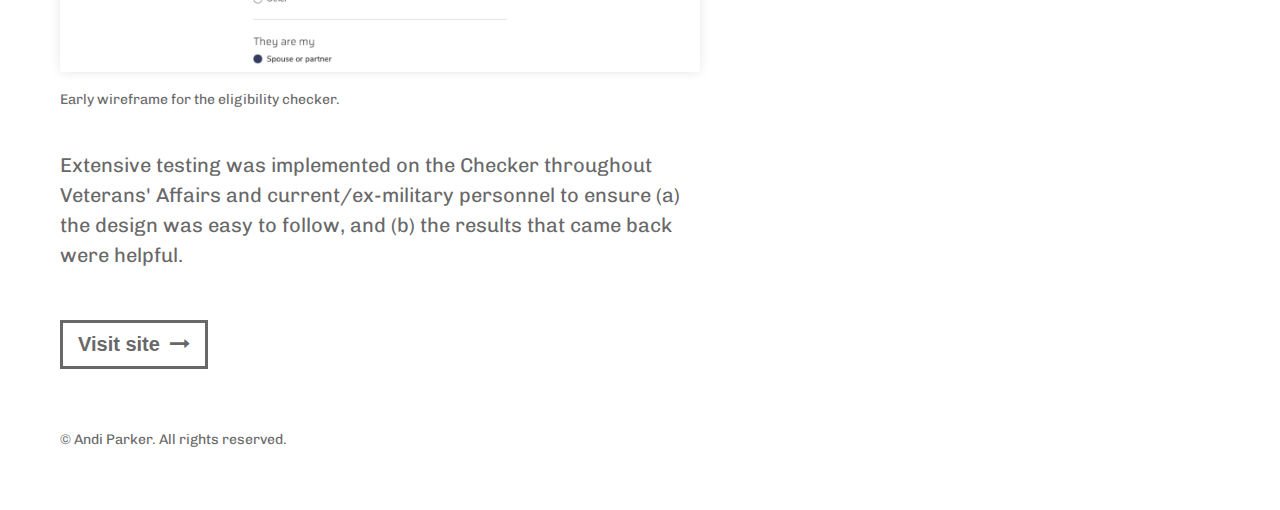
<file: veterans.html>
<!DOCTYPE HTML>
<!-- (c) Andi Parker. All rights reserved. -->

<html>

<head>
	<title>User Experience Designer (UX/UI) Kapiti Coast • Andi Parker</title>
	<meta charset="utf-8" />
	<meta name="viewport" content="width=device-width, initial-scale=1" />
	<link rel="stylesheet" href="styles.css" />
	<link href="https://fonts.googleapis.com/css?family=Chivo:400,400i,700,900&display=swap" rel="stylesheet">
	<link rel="stylesheet" href="https://cdnjs.cloudflare.com/ajax/libs/font-awesome/4.7.0/css/font-awesome.min.css">
</head>

<body>

	<section id="menu">

		<ul>
			<li><a href="about.html">About</a></li>
			<li><a href="projects.html">Projects</a></li>
			<li><a href="writings.html">Writings</a></li>
			<li><a href="contact.html">Contact</a></li>
		</ul>

	</section>

	<section id="container">

		<h1><a href="index.html">Andi Parker.</a></h1>

		<p class="caption"><a href="projects.html">Projects</a> > Veterans' Affairs</p>

		<h2>Giving back to those who gave so much for us.</h2>

		<p>I was asked to help <a href="http://www.veteransaffairs.mil.nz" target="_blank">Veterans' Affairs</a> redesign their website with a refined information architecture, new online style guide (borrowing from their print style guide). <strong>Most importantly</strong>, though, I was asked to design an <a href="https://www.veteransaffairs.mil.nz/eligibility/check-your-eligibility/check" target="_blank">eligibility checker</a> for veterans – helping them determine if they were eligible for any financial help from the government.</p>

		<p>Going through various workshops to nail down the requirements for the Checker, we landed on a flow that worked.</p>

		<img src="images/veterans_ws.jpg">
		<p class="caption">Planning out the eligibility checker – with all the different paths one could take.</p>

		<p>From there, the most pressing item was designing the checker along with the rest of the site using a series of wireframes and UI designs. There was a clear style – fonts and colours – needing to be adhered to, but there was freedom to improve the style and flow of their outdated website.</p>

		<img src="images/veterans_wf.jpg">
		<p class="caption">Early wireframe for the eligibility checker.</p>

		<p>Extensive testing was implemented on the Checker throughout Veterans' Affairs and current/ex-military personnel to ensure (a) the design was easy to follow, and (b) the results that came back were helpful.</p>

		<button onclick="window.open('http://www.veteransaffairs.mil.nz','_blank')">Visit site<i class="fa fa-long-arrow-right"></i></button>

		<ul class="copyright_menu">
			<hr>
			<li><a href="index.html">Home</a></li>
			<li><a href="about.html">About</a></li>
			<li><a href="projects.html">Projects</a></li>
			<li><a href="writings.html">Writings</a></li>
			<li><a href="contact.html">Contact</a></li>
		</ul>

		<p class="copyright">© Andi Parker. All rights reserved.</p>

	</section>

</body>

</html>
</file>
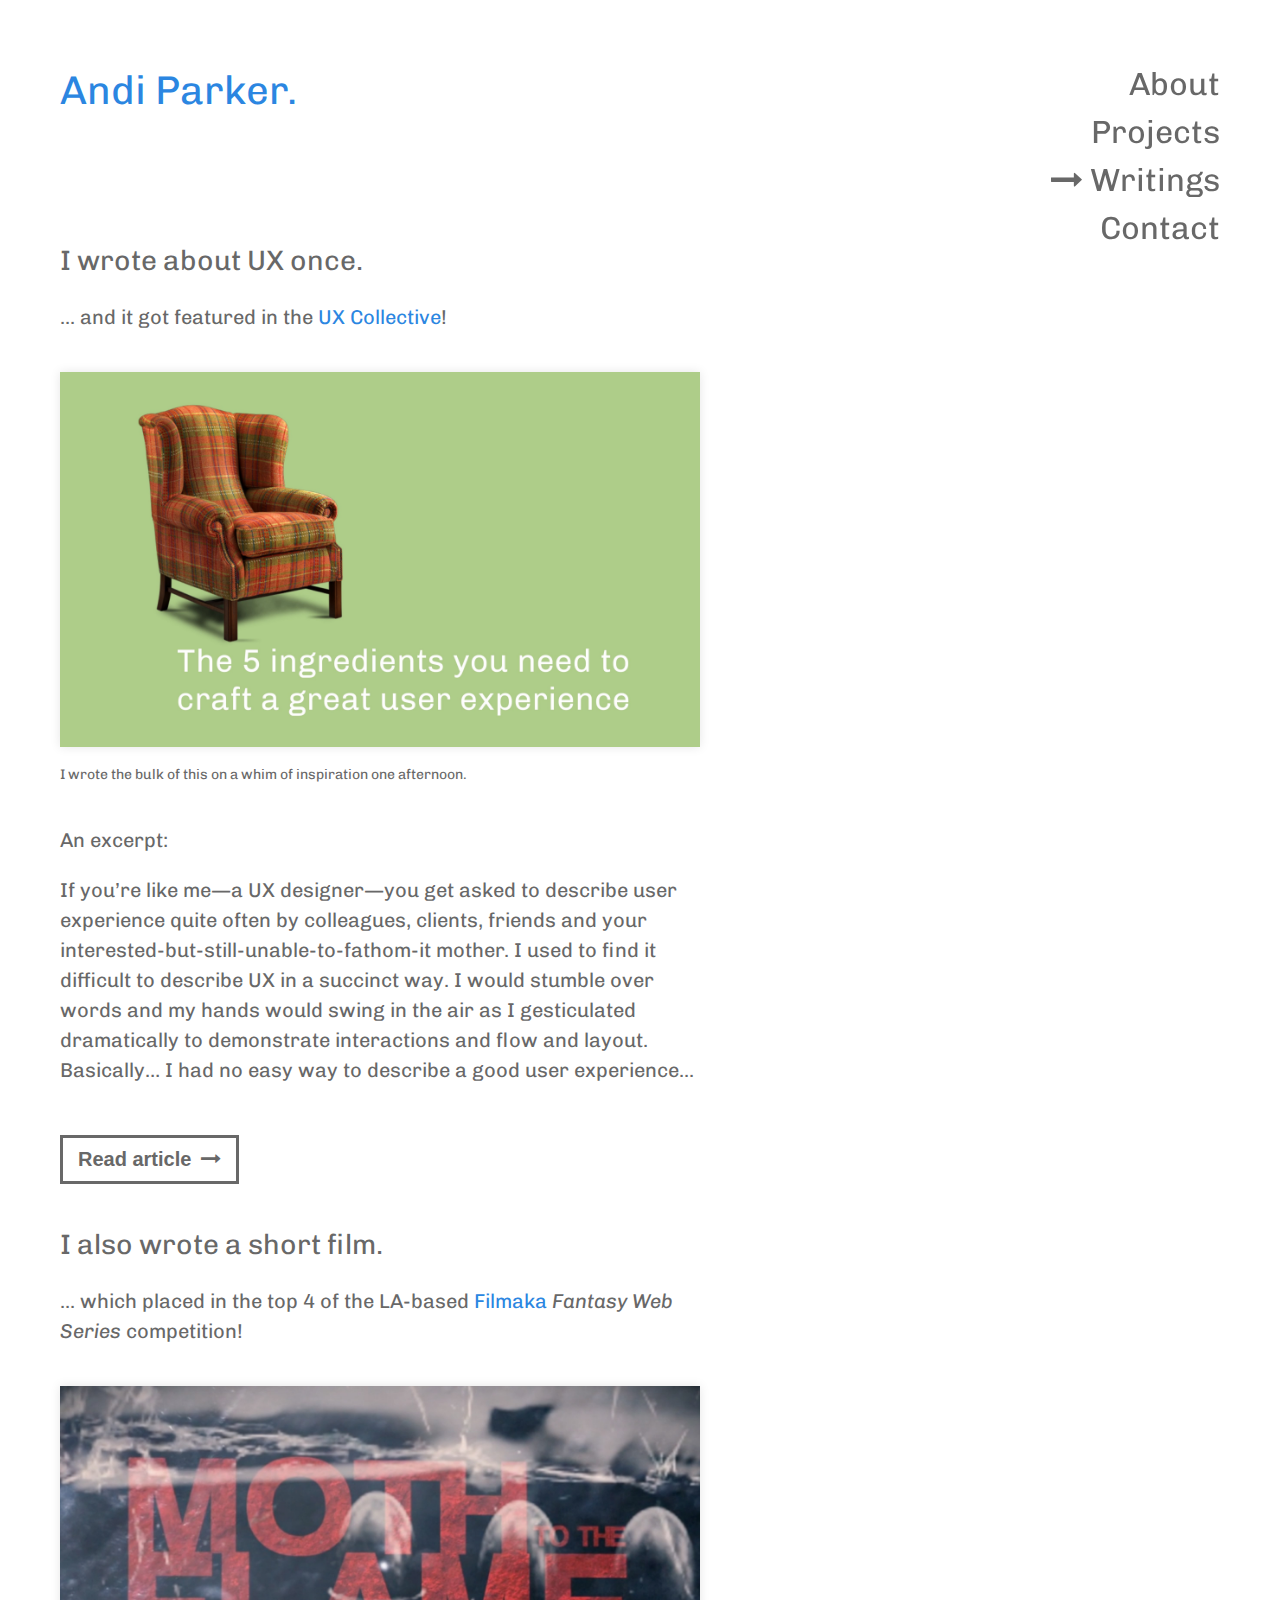
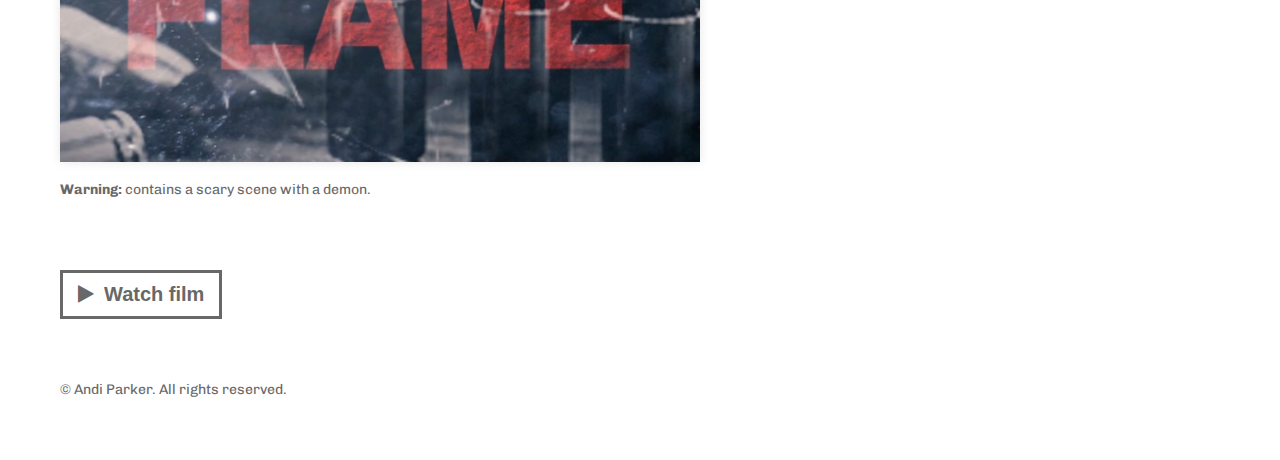
<file: writings.html>
<!DOCTYPE HTML>
<!-- (c) Andi Parker. All rights reserved. -->

<html>

<head>
	<title>User Experience Designer (UX/UI) Kapiti Coast • Andi Parker</title>
	<meta charset="utf-8" />
	<meta name="viewport" content="width=device-width, initial-scale=1" />
	<link rel="stylesheet" href="styles.css" />
	<link href="https://fonts.googleapis.com/css?family=Chivo:400,400i,700,900&display=swap" rel="stylesheet">
	<link rel="stylesheet" href="https://cdnjs.cloudflare.com/ajax/libs/font-awesome/4.7.0/css/font-awesome.min.css">
</head>

<body>

	<section id="menu">

		<ul>
			<li><a href="about.html">About</a></li>
			<li><a href="projects.html">Projects</a></li>
			<li><i class="fa fa-long-arrow-right"></i> Writings</li>
			<li><a href="contact.html">Contact</a></li>
		</ul>

	</section>

	<section id="container">

		<h1><a href="index.html">Andi Parker.</a></h1>

		<h2>I wrote about UX once.</h2>

		<p>... and it got featured in the <a href="https://uxdesign.cc/" target="_blank"> UX Collective</a>!</p>

		<img src="images/writings_hero.jpg">

		<p class="caption">I wrote the bulk of this on a whim of inspiration one afternoon.</p>

		<p>An excerpt:</p>
		<p>If you’re like me — a UX designer — you get asked to describe user experience quite often by colleagues, clients, friends and your interested-but-still-unable-to-fathom-it mother. I used to find it difficult to describe UX in a succinct way. I would stumble over words and my hands would swing in the air as I gesticulated dramatically to demonstrate interactions and flow and layout. Basically… I had no easy way to describe a good user experience...</p>

		<button onclick="window.open('https://uxdesign.cc/the-5-ingredients-you-need-to-craft-a-great-user-experience-c35a950a239e','_blank')">Read article<i class="fa fa-long-arrow-right"></i></button>

		<h2>I also wrote a short film.</h2>

		<p>... which placed in the top 4 of the LA-based <a href="http://www.filmaka.com" target="_blank">Filmaka</a> <em>Fantasy Web Series</em> competition!</p>

		<img src="images/mttf.jpg">

		<p class="caption"><strong>Warning:</strong> contains a scary scene with a demon.</p>

		<button onclick="window.open('https://www.filmaka.com/films.php?page=currentsubmissions&contest=542&film_id=29385','_blank')"><i class="fa fa-play"></i>Watch film</button>

		<ul class="copyright_menu">
			<hr>
			<li><a href="index.html">Home</a></li>
			<li><a href="about.html">About</a></li>
			<li><a href="projects.html">Projects</a></li>
			<li><a href="writings.html">Writings</a></li>
			<li><a href="contact.html">Contact</a></li>
		</ul>

		<p class="copyright">© Andi Parker. All rights reserved.</p>

	</section>

</body>

</html>
</file>
<file: styles.css>
/* (c) Andi Parker. All rights reserved. */

/* Reset */

html, body, div, span, applet, object, iframe, h1, h2, h3, h4, h5, h6, p, blockquote, pre, a, abbr, acronym, address, big, cite, code, del, dfn, em, img, ins, kbd, q, s, samp, small, strike, strong, sub, sup, tt, var, b, u, i, center, dl, dt, dd, ol, ul, li, fieldset, form, label, legend, table, caption, tbody, tfoot, thead, tr, th, td, article, aside, canvas, details, embed, figure, figcaption, footer, header, hgroup, menu, nav, output, ruby, section, summary, time, mark, audio, video {
	margin: 0;
	padding: 0;
	border: 0;
	font-size: 100%;
	font: inherit;
	vertical-align: baseline;
}

/* Body */

body {
	color: #686868;
	font-family: 'Chivo', sans-serif;
	line-height: 1.5;
}

/* Containers */

#menu {
	display: flex;
	flex-direction: column;
	position: fixed;
	right: 60px;
	text-align: right;
	font-size: 32px;
}

	#menu ul {
		font-size: 32px;
		list-style: none;
	}

	#menu a {
		color: inherit;
		text-decoration: none;
	}

	#menu a:hover {
		background-color: #686868;
		color: #fff;
	}

	.selected {
		text-decoration: underline;
	}

#container {
	margin: 60px;
	width: 50%;
}

/* Screen sizes */

@media screen and (max-width: 5000px) {

	.copyright_menu {
		display: none;
	}

}

@media screen and (max-width: 850px) {

	#container {
		margin: 30px;
	}

	#menu {
		right: 30px;
	}

	button {
		width: 100%;
	}

}

@media screen and (max-width: 700px) {

	#container {
		margin: 0 auto;
		width: 87.5%;
	}

	#menu {
		display: none;
	}

	.copyright_menu {
		display: block;
	}

}

/* All the rest */

h1, h2, h3, h4, h5, h6, p, caption, img {
	margin: 20px 0;
}

h1 {
	font-size: 40px;
	margin: 60px 0 120px 0;
}

h2 {
	font-size: 28px;
	margin-top: 40px;
}

h3 {
	font-size: 24px;
	margin: 60px 0 0 0;
}

p, ul {
	font-size: 20px;
	list-style: none;
}

.caption {
	font-size: 14px;
	margin: -10px 0 40px 0;
}

.tag {
	display: inline;
	padding: 5px 15px;
	text-transform: uppercase;
	font-size: 12px;
	background-color: #ddd;
	margin-right: 5px;
	font-weight: bold;
}

a {
	color: #2b86e1;
	cursor: pointer;
	text-decoration: none;
}

a:hover {
	background-color: #2b86e1;
	color: #fff;
}

strong {
	font-weight: 700;
}

em {
	font-style: italic;
}

img {
	width: 100%;
	box-shadow: 0 0 10px rgba(0,0,0,0.1);
	margin-right: 0;
}

.mini_left {
	border: 1px solid #c0c7cd;
	box-shadow: none;
	float: left;
	margin: 10px 0;
	width: 48%;
	-webkit-filter: grayscale(75%);
}

.mini_right {
	border: 1px solid #c0c7cd;
	box-shadow: none;
	float: right;
	margin: 10px 0;
	width: 48%;
	-webkit-filter: grayscale(75%);
}

.mini_left:hover {
	-webkit-filter: grayscale(0%);
}

.mini_right:hover {
	-webkit-filter: grayscale(0%);
}

hr {
	border-top: 1px solid #c0c7cd;
	border-left: 0;
	border-right: 0;
	border-bottom: 0;
	outline: none;
	margin: 60px 0;
}

button {
	background-color: #fff;
	border: 3px solid #686868;
	color: #686868;
	cursor: pointer;
	font-size: 20px;
	font-weight: 600;
	margin: 30px 10px 0px 0;
	min-width: 110px;
	padding: 10px 15px;
}

button:hover {
	background-color: #686868;
	border: 3px solid #686868;
	box-shadow: 0 0 10px rgba(0,0,0,0.1);
	color: #fff;
	outline: none;
}

.clear {
	clear: both;
}

.linkedin {
	background-color: #fff;
	border: 3px solid #0277b5;
	color: #0277b5;
	margin-bottom: -10px;
}

.linkedin:hover {
	background-color: #0277b5;
	border: 3px solid #0277b5;
	color: #fff;
}

.fa {
	margin-right: 10px;
}

.fa-long-arrow-right {
	margin: 0 0 0 10px;
}

.overlay {

}

.copyright {
	font-size: 14px;
	margin: 60px 0;
}

.copyright_menu {
	color: #aaa;
	font-size: 18px;
	margin: 60px 0;
	word-spacing: 3px;
}
</file>
